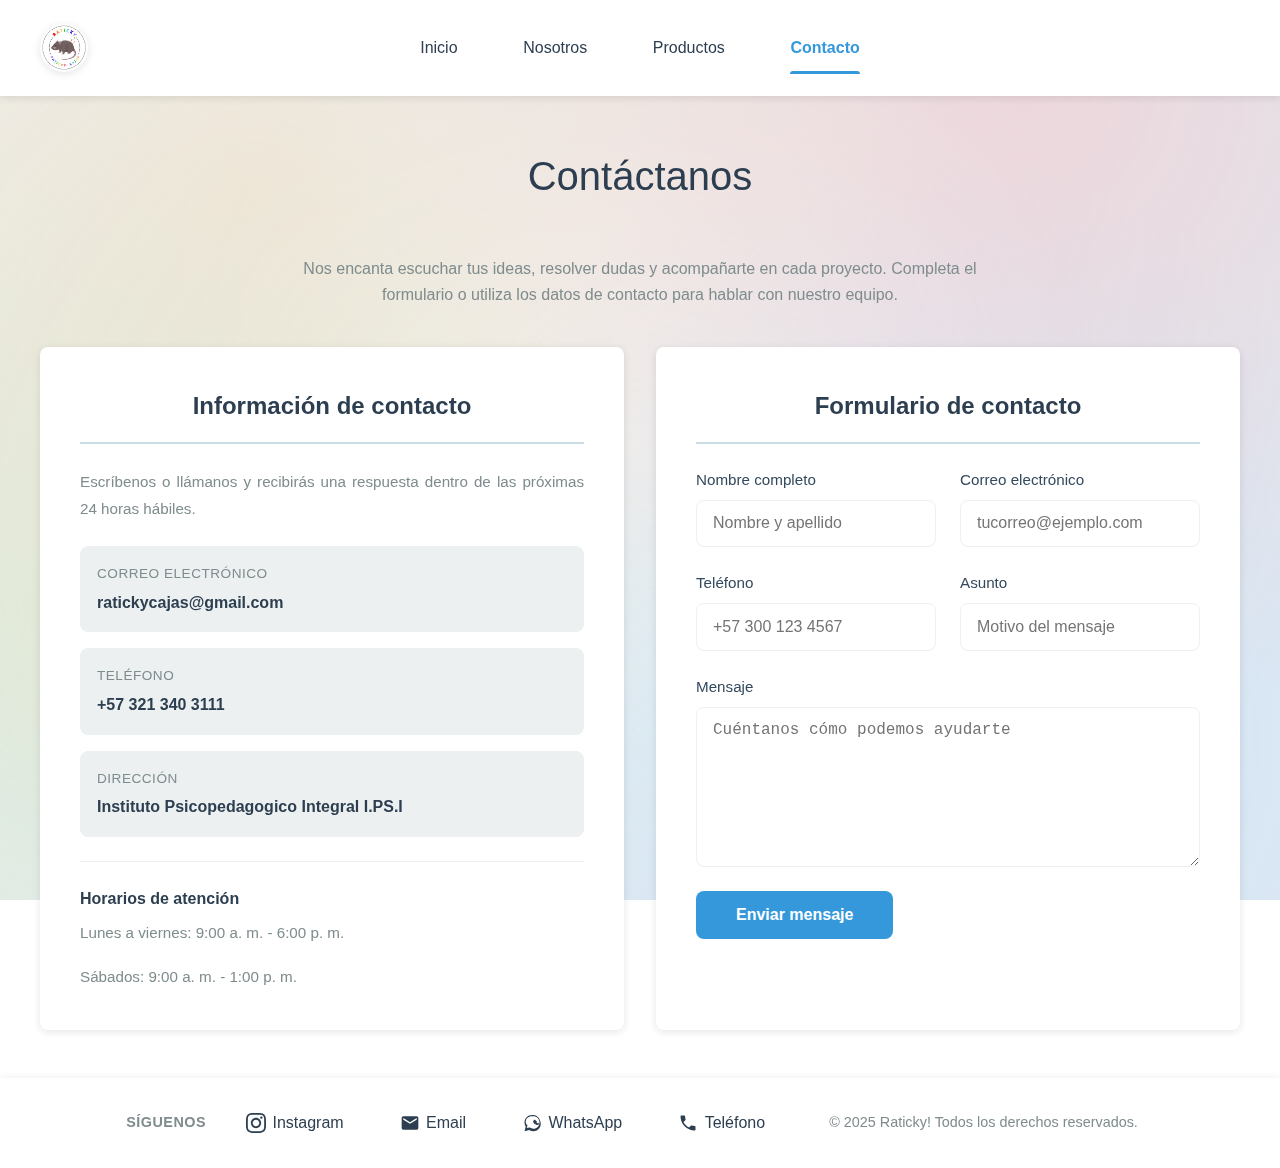
<file: contacto.html>
<!DOCTYPE html>
<html lang="es">
<head>
    <meta charset="UTF-8">
    <meta name="viewport" content="width=device-width, initial-scale=1.0">
    <meta name="description" content="Ponte en contacto con Mi Empresa. Env&iacute;a tus preguntas, solicita cotizaciones y recibe soporte personalizado.">
    <meta name="keywords" content="contacto, formulario, soporte, informaci&oacute;n">
    <meta name="author" content="Mi Empresa">
    
    <title>Contacto - Mi Empresa</title>
    
    <link rel="icon" type="image/x-icon" href="images/favicon.ico">
    <link rel="stylesheet" href="css/styles.css">
</head>
<body>
    <header>
        <nav id="mainNav">
            <a href="index.html" class="nav-logo" aria-label="Raticky - Inicio">
                <img src="images/logo.jpg" alt="Logo Raticky" onerror="this.src='https://via.placeholder.com/48/FFFFFF/CCCCCC?text=R';">
            </a>
            <div class="nav-links">
                <a href="index.html" class="nav-btn">Inicio</a>
                <a href="nosotros.html" class="nav-btn">Nosotros</a>
                <a href="productos.html" class="nav-btn">Productos</a>
                <a href="contacto.html" class="nav-btn active">Contacto</a>
            </div>
        </nav>
    </header>

    <main>
        <section class="contact-page">
            <h1 class="page-title">Cont&aacute;ctanos</h1>
            <p class="contact-intro">
                Nos encanta escuchar tus ideas, resolver dudas y acompa&ntilde;arte en cada proyecto.
                Completa el formulario o utiliza los datos de contacto para hablar con nuestro equipo.
            </p>

            <div class="contact-layout">
                <article class="content-card contact-info">
                    <h2>Informaci&oacute;n de contacto</h2>
                    <p>
                        Escr&iacute;benos o ll&aacute;manos y recibir&aacute;s una respuesta dentro de las pr&oacute;ximas 24 horas h&aacute;biles.
                    </p>

                    <ul class="contact-details">
                        <li>
                            <span>Correo electr&oacute;nico</span>
                            <a href="mailto:ratickycajas@gmail.com">ratickycajas@gmail.com</a>
                        </li>
                        <li>
                            <span>Tel&eacute;fono</span>
                            <a href="tel:+573213403111">+57 321 340 3111</a>
                        </li>
                        <li>
                            <span>Direcci&oacute;n</span>
                            <strong>Instituto Psicopedagogico Integral I.PS.I</strong>
                        </li>
                    </ul>

                    <div class="contact-hours">
                        <h3>Horarios de atenci&oacute;n</h3>
                        <p>Lunes a viernes: 9:00 a. m. - 6:00 p. m.</p>
                        <p>S&aacute;bados: 9:00 a. m. - 1:00 p. m.</p>
                    </div>
                </article>

                <article class="content-card contact-form-card">
                    <h2>Formulario de contacto</h2>
                    <form id="contactForm" action="#" method="post" class="contact-form" novalidate>
                        <div class="form-grid">
                            <div class="form-group">
                                <label for="name">Nombre completo</label>
                                <input type="text" id="name" name="name" placeholder="Nombre y apellido" required>
                            </div>
                            <div class="form-group">
                                <label for="email">Correo electr&oacute;nico</label>
                                <input type="email" id="email" name="email" placeholder="tucorreo@ejemplo.com" required>
                            </div>
                            <div class="form-group">
                                <label for="phone">Tel&eacute;fono</label>
                                <input type="tel" id="phone" name="phone" placeholder="+57 300 123 4567">
                            </div>
                            <div class="form-group">
                                <label for="subject">Asunto</label>
                                <input type="text" id="subject" name="subject" placeholder="Motivo del mensaje" required>
                            </div>
                        </div>

                        <div class="form-group">
                            <label for="message">Mensaje</label>
                            <textarea id="message" name="message" rows="5" placeholder="Cu&eacute;ntanos c&oacute;mo podemos ayudarte" required></textarea>
                        </div>

                        <button type="submit" class="contact-submit">Enviar mensaje</button>
                    </form>
                </article>
            </div>
        </section>
    </main>
    <div id="footerPlaceholder"></div>

<script src="js/main.js"></script>
</body>
</html>
</file>
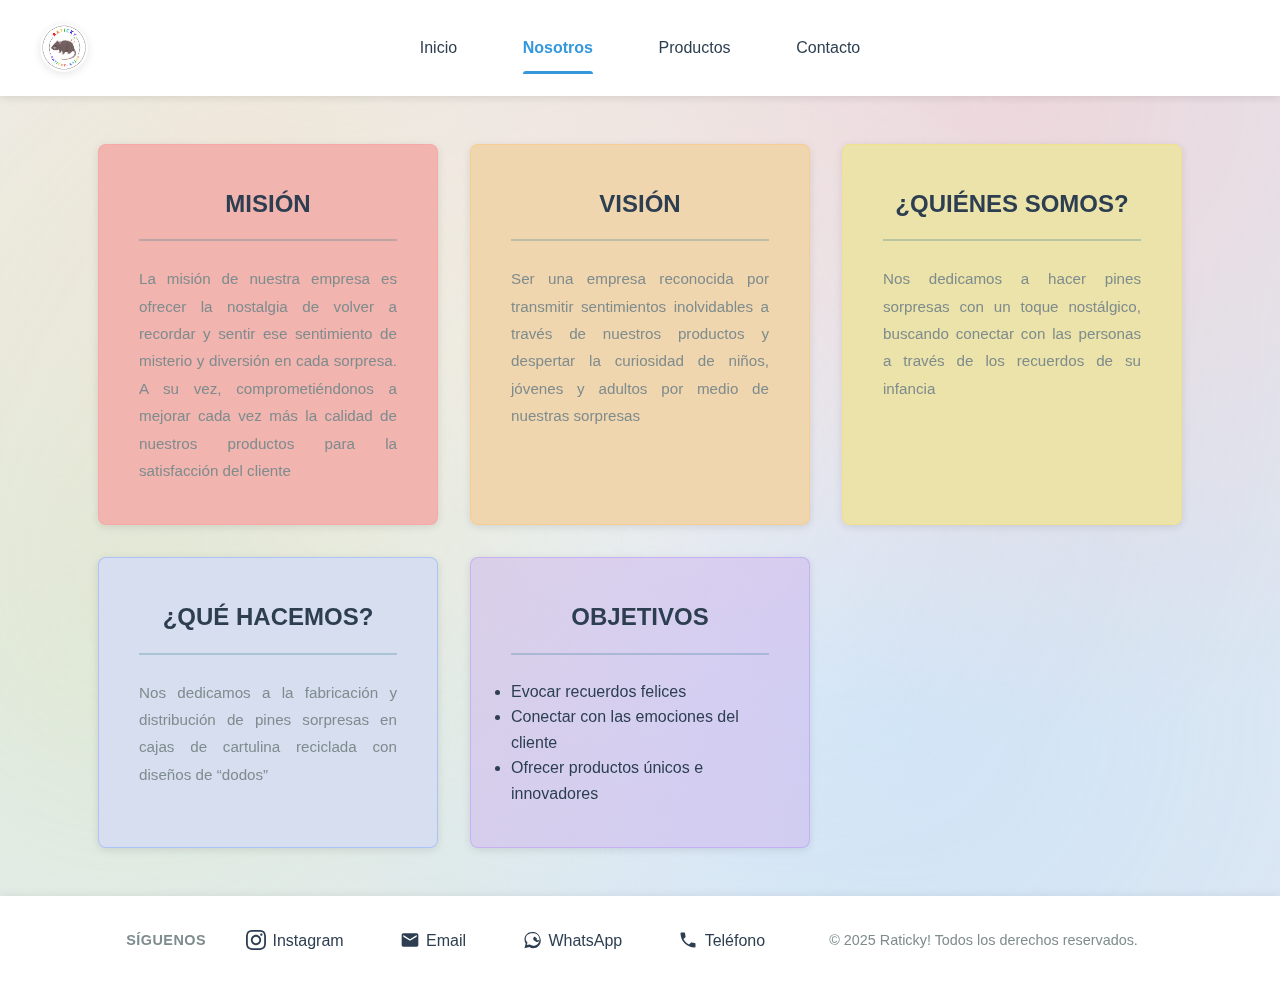
<file: nosotros.html>
<!DOCTYPE html>
<html lang="es">
<head>
    <meta charset="UTF-8">
    <meta name="viewport" content="width=device-width, initial-scale=1.0">
    <meta name="description" content="Conoce más sobre nuestra empresa, misión, visión y valores">
    <meta name="keywords" content="empresa, misión, visión, quiénes somos">
    <meta name="author" content="Mi Empresa">
    
    <title>Nosotros - Mi Empresa</title>
    
    <link rel="icon" type="image/x-icon" href="images/favicon.ico">
    <link rel="stylesheet" href="css/styles.css">
</head>
<body>
    <header>
        <nav id="mainNav">
            <a href="index.html" class="nav-logo" aria-label="Raticky - Inicio">
                <img src="images/logo.jpg" alt="Logo Raticky" onerror="this.src='https://via.placeholder.com/48/FFFFFF/CCCCCC?text=R';">
            </a>
            <div class="nav-links">
                <a href="index.html" class="nav-btn">Inicio</a>
                <a href="nosotros.html" class="nav-btn active">Nosotros</a>
                <a href="productos.html" class="nav-btn">Productos</a>
                <a href="contacto.html" class="nav-btn">Contacto</a>
            </div>
        </nav>
    </header>

    <main>
        <div class="content-grid">
            <article class="content-card">
                <h2>MISIÓN</h2>
                <p>
                    La misión de nuestra empresa es ofrecer la nostalgia de volver a recordar y sentir ese 
                    sentimiento de misterio y diversión en cada sorpresa. A su vez, comprometiéndonos 
                    a mejorar cada vez más la calidad de nuestros productos para la satisfacción del cliente
                </p>
            </article>

            <article class="content-card">
                <h2>VISIÓN</h2>
                <p>
                    Ser una empresa reconocida por transmitir sentimientos inolvidables a 
                    través de nuestros productos y despertar la curiosidad de niños, jóvenes y 
                    adultos por medio de nuestras sorpresas
                </p>
            </article>

            <article class="content-card">
                <h2>¿QUIÉNES SOMOS?</h2>
                <p>
                     Nos dedicamos a hacer pines sorpresas con un toque nostálgico, buscando 
                     conectar con las personas a través de los recuerdos de su infancia
                </p>
            </article>

            <article class="content-card">
                <h2>¿QUÉ HACEMOS?</h2>
                <p>
                    Nos dedicamos a la fabricación y distribución de pines sorpresas en cajas de cartulina reciclada con diseños de “dodos”
                </p>
            </article>
             <article class="content-card">
                 <h2>OBJETIVOS</h2>
                 <ul>
                     <li>Evocar recuerdos felices</li>
                     <li>Conectar con las emociones del cliente</li>
                     <li>Ofrecer productos únicos e innovadores</li>
                 </ul>
             </article>
        </div>
    </main>
    <div id="footerPlaceholder"></div>

<script src="js/main.js"></script>
</body>
</html>
</file>
<file: css/styles.css>
/* ============================================
   VARIABLES Y CONFIGURACIÓN GLOBAL
   ============================================ */
:root {
    --color-primary: #2C3E50;
    --color-secondary: #34495E;
    --color-accent: #3498DB;
    --color-light: #ECF0F1;
    --color-white: #FFFFFF;
    --color-text: #2C3E50;
    --color-text-light: #7F8C8D;
    --color-card-border: #1d6c803d;
    --border-radius: 8px;
    --transition: all 0.3s ease;
    --shadow: 0 2px 8px rgba(0,0,0,0.1);
    --shadow-hover: 0 4px 16px rgba(0,0,0,0.15);
}

* {
    margin: 0;
    padding: 0;
    box-sizing: border-box;
}

body {
    font-family: -apple-system, BlinkMacSystemFont, 'Segoe UI', Roboto, 'Helvetica Neue', Arial, sans-serif;
    color: var(--color-text);
    line-height: 1.6;
    min-height: 100vh;
    display: flex;
    flex-direction: column;
    background: linear-gradient(120deg, #ecf0f1 0%, #dfe9f3 25%, #f5f7fa 50%, #e0f1ff 75%, #ecf0f1 100%);
    background-size: 400% 400%;
    background-attachment: fixed;
    animation: gradientFlow 22s ease infinite;
    position: relative;
    overflow-x: hidden;
}

body::before {
    content: '';
    position: fixed;
    inset: 0;
    z-index: -1;
    background-image:
        radial-gradient(circle at 20% 20%, rgba(255, 214, 165, 0.45), transparent 55%),
        radial-gradient(circle at 80% 10%, rgba(255, 173, 173, 0.5), transparent 50%),
        radial-gradient(circle at 10% 70%, rgba(197, 225, 165, 0.5), transparent 45%),
        radial-gradient(circle at 70% 80%, rgba(162, 210, 255, 0.45), transparent 50%),
        radial-gradient(circle at 50% 50%, rgba(255, 255, 255, 0.9), transparent 60%);
    opacity: 0.65;
    animation: bubbleFloat 18s ease-in-out infinite alternate;
    pointer-events: none;
}

.confetti-layer {
    position: fixed;
    inset: 0;
    pointer-events: none;
    z-index: 0;
    overflow: hidden;
}

.confetti-piece {
    position: absolute;
    top: -10vh;
    width: 6px;
    height: 14px;
    border-radius: 3px;
    opacity: 0.85;
    animation: confettiFall linear infinite;
    transform-origin: center;
    filter: drop-shadow(0 2px 6px rgba(0,0,0,0.1));
}

/* ============================================
   HEADER Y NAVEGACIÓN
   ============================================ */
header {
    background: var(--color-white);
    padding: 1rem 2rem;
    box-shadow: var(--shadow);
    position: sticky;
    top: 0;
    z-index: 1000;
}

nav {
    position: relative;
    display: flex;
    justify-content: center;
    align-items: center;
    gap: 1rem;
    flex-wrap: wrap;
    max-width: 1200px;
    margin: 0 auto;
    width: 100%;
    min-height: 64px;
}

.nav-logo {
    position: absolute;
    left: 0;
    display: inline-flex;
    align-items: center;
    padding: 0.2rem 0;
}

.nav-logo img {
    width: 48px;
    height: 48px;
    border-radius: 50%;
    object-fit: cover;
    box-shadow: var(--shadow);
    background: var(--color-light);
}

.nav-links {
    display: flex;
    align-items: center;
    gap: 0.5rem;
    flex-wrap: wrap;
    justify-content: center;
}

.nav-btn {
    background: transparent;
    color: var(--color-text);
    border: none;
    padding: 0.8rem 1.8rem;
    border-radius: var(--border-radius);
    cursor: pointer;
    font-size: 1rem;
    font-weight: 500;
    transition: var(--transition);
    text-decoration: none;
    display: inline-block;
    position: relative;
}

.nav-btn:hover {
    background: var(--color-light);
    color: var(--color-accent);
}

.nav-btn.active {
    color: var(--color-accent);
    font-weight: 600;
}

.nav-btn.active::after {
    content: '';
    position: absolute;
    bottom: 0;
    left: 1.8rem;
    right: 1.8rem;
    height: 3px;
    background: var(--color-accent);
    border-radius: 3px 3px 0 0;
}

/* ============================================
   CONTENIDO PRINCIPAL
   ============================================ */
main {
    flex: 1;
    padding: 3rem 2rem;
    position: relative;
    z-index: 1;
}

.page-title {
    text-align: center;
    color: var(--color-primary);
    font-size: 2.5rem;
    margin-bottom: 3rem;
    font-weight: 300;
}

/* ============================================
   PÁGINA DE INICIO - HERO SECTION
   ============================================ */
.hero-section {
    background: var(--color-white);
    border-radius: var(--border-radius);
    padding: 4rem 2rem;
    max-width: 800px;
    width: 100%;
    text-align: center;
    box-shadow: var(--shadow);
    margin: 0 auto;
}

.logo-container {
    margin-bottom: 2rem;
}

.logo {
    width: 200px;
    height: 200px;
    margin: 0 auto;
    border-radius: 50%;
    overflow: hidden;
    box-shadow: var(--shadow);
    background: var(--color-light);
}

.logo img {
    width: 100%;
    height: 100%;
    object-fit: cover;
}

.slogan {
    font-size: 2rem;
    font-weight: 300;
    color: var(--color-primary);
    margin-top: 2rem;
    letter-spacing: 0.5px;
}

/* ============================================
   PÁGINA NOSOTROS - CONTENT GRID
   ============================================ */
.content-grid {
    display: grid;
    grid-template-columns: repeat(auto-fit, minmax(280px, 340px));
    gap: 2rem;
    max-width: 1200px;
    width: 100%;
    margin: 0 auto;
    justify-content: center;
}

.content-card {
    background: var(--color-white);
    border-radius: var(--border-radius);
    padding: 2.5rem;
    box-shadow: var(--shadow);
    transition: var(--transition);
}

.content-grid .content-card:nth-child(1) {
    background: #f1b4af;
    border: 1px solid rgba(255, 153, 153, 0.4);
}

.content-grid .content-card:nth-child(2) {
    background: #f0d6ae;
    border: 1px solid rgba(255, 195, 110, 0.4);
}

.content-grid .content-card:nth-child(3) {
    background: #ebe3a9;
    border: 1px solid rgba(255, 219, 99, 0.4);
}

.content-grid .content-card:nth-child(4) {
    background: #d6def0;
    border: 1px solid rgba(93, 149, 255, 0.35);
}

.content-grid .content-card:nth-child(5) {
    background: #ccb3ec7e;
    border: 1px solid rgba(170, 121, 255, 0.35);
}

.content-card:hover {
    box-shadow: var(--shadow-hover);
    transform: translateY(-4px);
}

.content-card h2 {
    color: var(--card-title-color, var(--color-primary));
    font-size: 1.5rem;
    margin-bottom: 1.5rem;
    font-weight: 600;
    text-align: center;
    padding-bottom: 1rem;
    border-bottom: 2px solid var(--color-card-border);
}

.content-card p {
    color: var(--card-text-color, var(--color-text-light));
    line-height: 1.8;
    font-size: 0.95rem;
    text-align: justify;
}

.content-card p + p {
    margin-top: 1rem;
}

/* ============================================
   PAGINA CONTACTO - FORMULARIO
   ============================================ */
.contact-page {
    max-width: 1200px;
    margin: 0 auto;
}

.contact-intro {
    max-width: 720px;
    margin: 0 auto 2.5rem;
    color: var(--color-text-light);
    font-size: 1rem;
    text-align: center;
}

.contact-layout {
    display: grid;
    grid-template-columns: repeat(auto-fit, minmax(320px, 1fr));
    gap: 2rem;
}

.contact-info,
.contact-form-card {
    text-align: left;
}

.contact-details {
    list-style: none;
    margin: 1.5rem 0;
    padding: 0;
}

.contact-details li {
    display: flex;
    flex-direction: column;
    gap: 0.3rem;
    padding: 1rem;
    border: 1px solid var(--color-light);
    border-radius: var(--border-radius);
    background: var(--color-light);
    margin-bottom: 1rem;
}

.contact-details span {
    font-size: 0.85rem;
    letter-spacing: 0.5px;
    text-transform: uppercase;
    color: var(--color-text-light);
}

.contact-details a,
.contact-details strong {
    color: var(--color-primary);
    text-decoration: none;
    font-weight: 600;
}

.contact-hours {
    margin-top: 1.5rem;
    border-top: 1px solid var(--color-light);
    padding-top: 1.5rem;
}

.contact-hours h3 {
    font-size: 1rem;
    margin-bottom: 0.5rem;
    color: var(--color-primary);
}

.contact-form {
    display: flex;
    flex-direction: column;
    gap: 1.5rem;
}

.contact-form .form-grid {
    display: grid;
    grid-template-columns: repeat(auto-fit, minmax(220px, 1fr));
    gap: 1.5rem;
}

.contact-form .form-group {
    display: flex;
    flex-direction: column;
    gap: 0.5rem;
}

.contact-form label {
    font-size: 0.95rem;
    color: var(--color-secondary);
    font-weight: 500;
}

.contact-form input,
.contact-form textarea {
    padding: 0.85rem 1rem;
    border: 1px solid var(--color-light);
    border-radius: var(--border-radius);
    background: var(--color-white);
    font-size: 1rem;
    transition: var(--transition);
}

.contact-form input:focus,
.contact-form textarea:focus {
    outline: none;
    border-color: var(--color-accent);
    box-shadow: 0 0 0 3px rgba(52, 152, 219, 0.15);
}

.contact-form textarea {
    resize: vertical;
    min-height: 160px;
}

.contact-submit {
    align-self: flex-start;
    background: var(--color-accent);
    color: var(--color-white);
    border: none;
    padding: 0.95rem 2.5rem;
    border-radius: var(--border-radius);
    font-size: 1rem;
    font-weight: 600;
    cursor: pointer;
    transition: var(--transition);
}

.contact-submit:hover {
    background: #2C81C3;
    box-shadow: var(--shadow-hover);
    transform: translateY(-2px);
}

.contact-submit:focus {
    outline: none;
    box-shadow: 0 0 0 3px rgba(52, 152, 219, 0.3);
}

/* ============================================
   FLIP CARDS - TARJETAS CON EFECTO VOLTEO
   ============================================ */
.flip-cards-container {
    display: grid;
    grid-template-columns: repeat(auto-fit, minmax(280px, 1fr));
    gap: 2rem;
    max-width: 1200px;
    margin: 0 auto 3rem;
}

.flip-card {
    background-color: transparent;
    width: 100%;
    height: 400px;
    perspective: 1000px;
    cursor: pointer;
}

.flip-card-inner {
    position: relative;
    width: 100%;
    height: 100%;
    text-align: center;
    transition: transform 0.8s;
    transform-style: preserve-3d;
}

.flip-card:hover .flip-card-inner,
.flip-card.flipped .flip-card-inner {
    transform: rotateY(180deg);
}

.flip-card-front,
.flip-card-back {
    position: absolute;
    width: 100%;
    height: 100%;
    -webkit-backface-visibility: hidden;
    backface-visibility: hidden;
    border-radius: var(--border-radius);
    box-shadow: var(--shadow);
    overflow: hidden;
}

.flip-card-front {
    display: flex;
    align-items: center;
    justify-content: center;
    background: var(--color-white);
    padding: 1.5rem;
}

.flip-card-front img {
    max-width: 100%;
    max-height: 100%;
    width: auto;
    height: auto;
    object-fit: contain;
    border-radius: calc(var(--border-radius) * 0.6);
    box-shadow: 0 10px 30px rgba(0,0,0,0.08);
}

.flip-card-back {
    background: #c7d2f1;
    color: rgb(0, 0, 0);
    transform: rotateY(180deg);
    display: flex;
    flex-direction: column;
    align-items: center;
    justify-content: center;
    padding: 2rem;
}

.flip-card-back h3 {
    font-size: 1.8rem;
    margin-bottom: 1.5rem;
    font-weight: 600;
}

.flip-card-back p {
    font-size: 1rem;
    line-height: 1.6;
    text-align: center;
}

/* ============================================
   VIDEO CONTAINER
   ============================================ */
.video-container {
    max-width: 900px;
    margin: 3rem auto;
}

.video-container video {
    width: 100%;
    height: auto;
    display: block;
    border-radius: var(--border-radius);
    box-shadow: var(--shadow-hover);
}

.video-placeholder {
    text-align: center;
    color: var(--color-text);
    padding: 2rem;
    background: var(--color-white);
    border-radius: var(--border-radius);
    box-shadow: var(--shadow);
}

.video-placeholder svg {
    color: var(--color-accent);
    margin-bottom: 1rem;
}

.video-placeholder p {
    font-size: 1.2rem;
    font-weight: 600;
    margin-bottom: 0.5rem;
}

.video-placeholder small {
    color: var(--color-text-light);
    font-size: 0.9rem;
}

/* Ocultar placeholder si el video carga */
.video-container video:not([poster=""]) ~ .video-placeholder {
    display: none;
}

/* ============================================
   FOOTER
   ============================================ */
footer {
    background: var(--color-white);
    padding: 1.5rem 2rem;
    display: flex;
    justify-content: center;
    align-items: center;
    gap: 2rem;
    flex-wrap: wrap;
    box-shadow: 0 -2px 8px rgba(0,0,0,0.05);
}

.social-links {
    display: flex;
    gap: 1.5rem;
    align-items: center;
}

.social-links span {
    font-weight: 600;
    color: var(--color-text-light);
    font-size: 0.9rem;
    text-transform: uppercase;
    letter-spacing: 0.5px;
}

.social-links a {
    color: var(--color-text);
    text-decoration: none;
    font-weight: 500;
    transition: var(--transition);
    display: flex;
    align-items: center;
    gap: 0.4rem;
    padding: 0.5rem 1rem;
    border-radius: var(--border-radius);
}

.social-links a:hover {
    color: var(--color-accent);
    background: var(--color-light);
}

.social-links svg {
    width: 20px;
    height: 20px;
    fill: currentColor;
}

.copyright {
    color: var(--color-text-light);
    font-size: 0.9rem;
    padding: 0.5rem 1rem;
}

/* ============================================
   RESPONSIVE DESIGN
   ============================================ */
@media (max-width: 768px) {
    header, main, footer {
        padding: 1rem;
    }
    
    nav {
        flex-direction: column;
        gap: 0.8rem;
        min-height: auto;
    }

    .nav-logo img {
        width: 40px;
        height: 40px;
    }

    .nav-logo {
        position: static;
        transform: none;
    }

    .nav-links {
        justify-content: center;
    }

    .logo {
        width: 150px;
        height: 150px;
    }

    .slogan {
        font-size: 1.5rem;
    }

    .page-title {
        font-size: 2rem;
        margin-bottom: 2rem;
    }

    .nav-btn {
        padding: 0.6rem 1.2rem;
        font-size: 0.9rem;
    }

    .nav-btn.active::after {
        left: 1.2rem;
        right: 1.2rem;
    }

    footer {
        flex-direction: column;
        gap: 1rem;
    }

    .social-links {
        flex-direction: column;
        text-align: center;
        gap: 0.8rem;
    }

    .content-grid {
        grid-template-columns: 1fr;
        gap: 1.5rem;
    }

    .content-card {
        padding: 1.5rem;
    }

    .contact-layout {
        grid-template-columns: 1fr;
    }

    .contact-form .form-grid {
        grid-template-columns: 1fr;
    }

    .contact-submit {
        width: 100%;
        text-align: center;
    }

    /* Flip cards responsive */
    .flip-cards-container {
        grid-template-columns: 1fr;
        gap: 1.5rem;
    }

    .flip-card {
        height: 350px;
    }

    .flip-card-back {
        padding: 1.5rem;
    }

    .flip-card-back h3 {
        font-size: 1.5rem;
        margin-bottom: 1rem;
    }

    .flip-card-back p {
        font-size: 0.95rem;
    }

    /* Video responsive */
    .video-container {
        margin: 2rem auto;
    }

    .video-placeholder {
        padding: 1.5rem 1rem;
    }

    .video-placeholder svg {
        width: 60px;
        height: 60px;
    }

    .video-placeholder p {
        font-size: 1rem;
    }
}

/* ============================================
   ANIMACIONES
   ============================================ */
@keyframes gradientFlow {
    0% {
        background-position: 0% 50%;
    }
    50% {
        background-position: 100% 50%;
    }
    100% {
        background-position: 0% 50%;
    }
}

@keyframes bubbleFloat {
    0% {
        transform: translate3d(-2%, -2%, 0) scale(1);
    }
    50% {
        transform: translate3d(2%, 3%, 0) scale(1.05);
    }
    100% {
        transform: translate3d(-1%, 4%, 0) scale(1.02);
    }
}

@keyframes confettiFall {
    0% {
        transform: translate3d(0, -10vh, 0) rotate(0deg);
    }
    100% {
        transform: translate3d(var(--drift, 0px), 120vh, 0) rotate(720deg);
    }
}

.fade-in {
    opacity: 0;
    transform: translateY(20px);
    transition: all 0.6s ease;
}

.fade-in.active {
    opacity: 1;
    transform: translateY(0);
}
</file>
